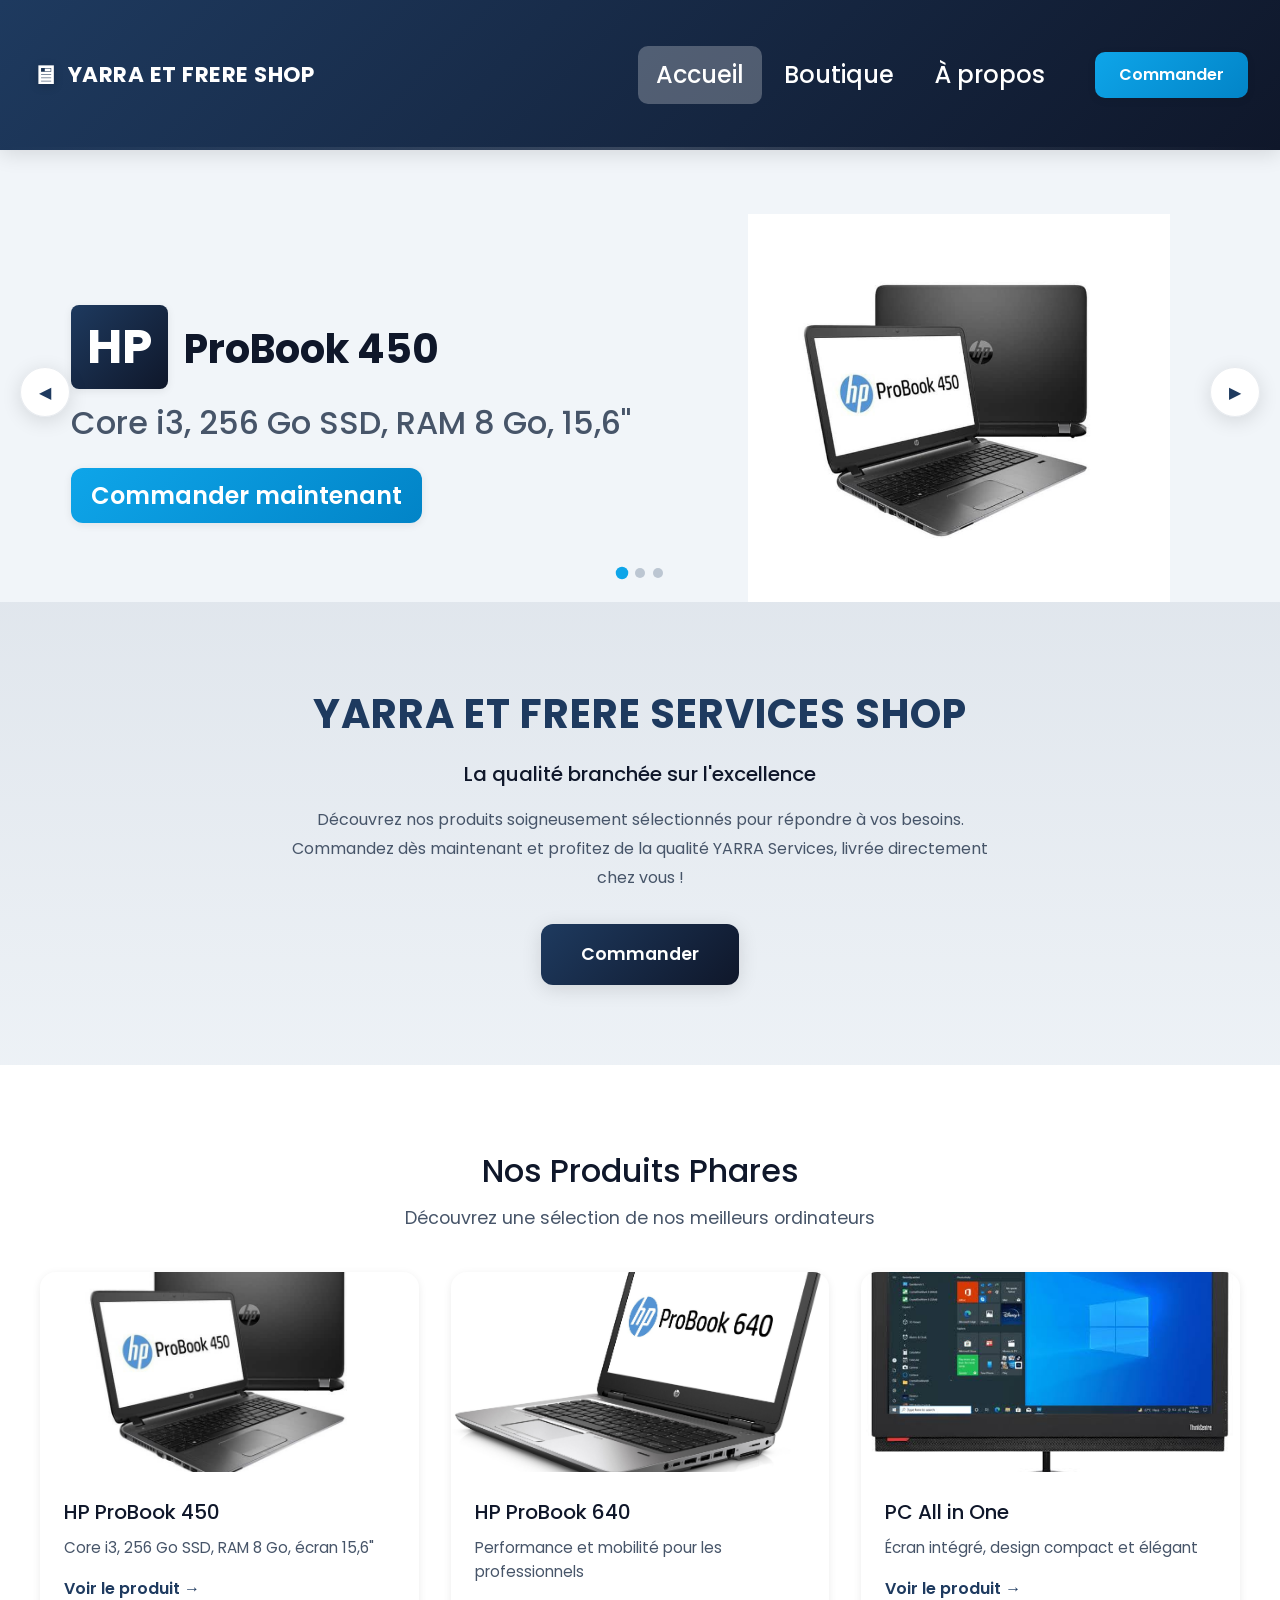
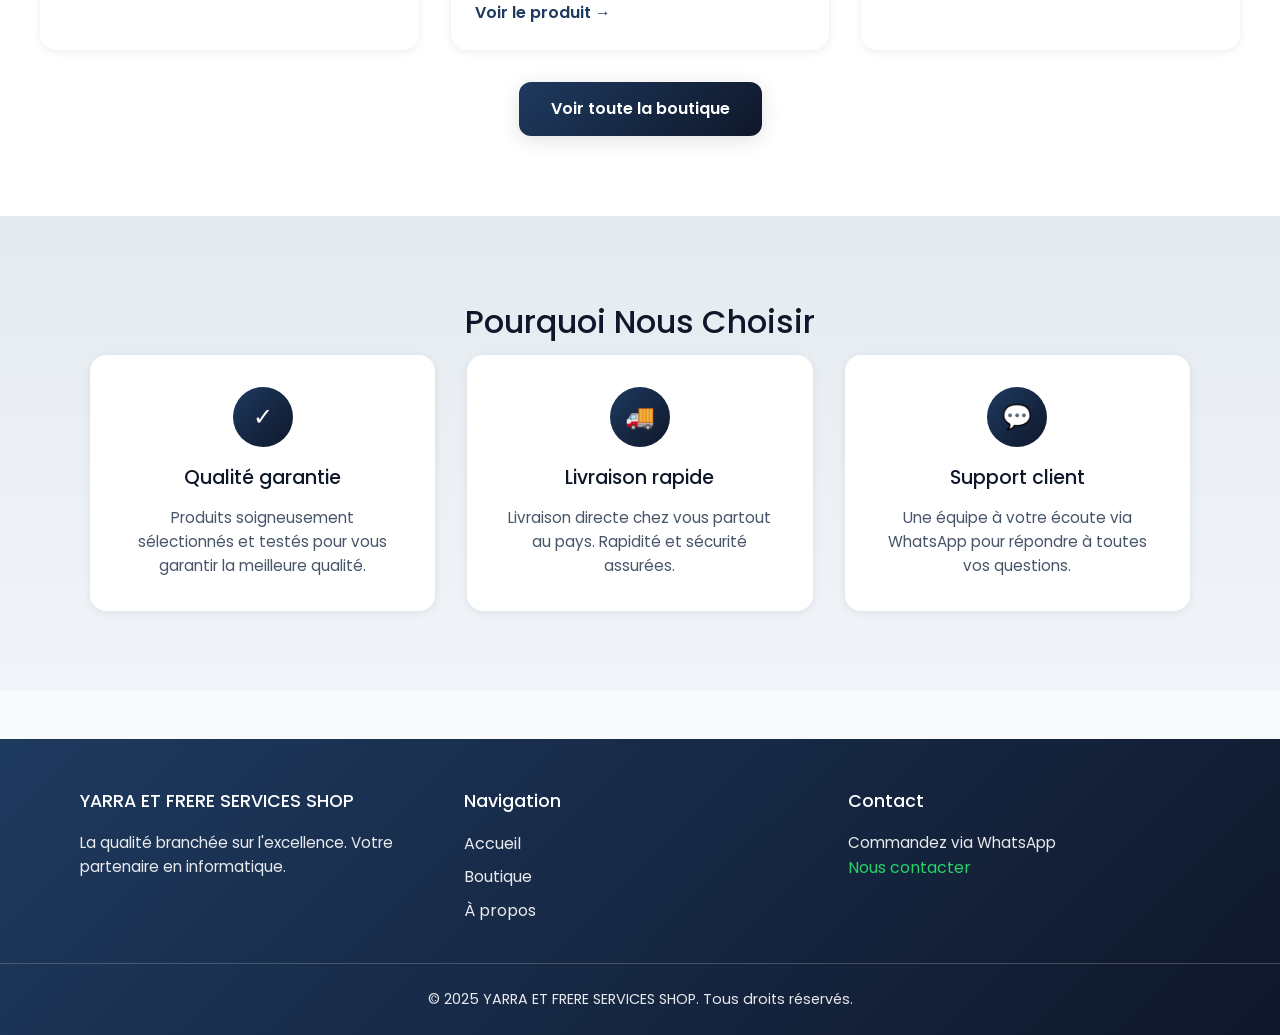
<file: index.html>
<!DOCTYPE html>
<html lang="fr">
<head>
    <meta charset="UTF-8">
    <meta http-equiv="X-UA-Compatible" content="IE=edge">
    <meta name="viewport" content="width=device-width, initial-scale=1.0">
    <title>Accueil | Electronique shop</title>

    <!--Link style  -->
    <link rel="stylesheet" href="./css/styles.css">
</head>
<body>
    <!-- HEADER -->
    <header class="header" id="header">
        <a href="index.html" class="logo">
            <span class="logo__icon">🖥</span>
            <span class="logo__text">YARRA ET FRERE SHOP</span>
        </a>

        <nav class="nav">
            <div class="nav__menu">
                <ul class="nav__list">
                    <li class="nav__item"><a href="index.html" class="nav__link active">Accueil</a></li>
                    <li class="nav__item"><a href="./pages/shop.html" class="nav__link">Boutique</a></li>
                    <li class="nav__item"><a href="./pages/about.html" class="nav__link">À propos</a></li>
                </ul>
                <a href="./pages/shop.html" class="header__cta">Commander</a>
            </div>

            <button class="nav__toggle" id="nav-toggle" aria-label="Menu">
                <span></span>
                <span></span>
                <span></span>
            </button>
        </nav>

        <div class="nav__overlay" id="nav-overlay"></div>
    </header>

    <main>
        <!-- SECTION HERO -->
        <section class="hero">
            <div class="hero-content">
                <!-- Slides -->
                <div class="slider">
                    <div class="cont-slides">
                        <!-- FIRST SLIDE -->
                        <div class="first__slide">
                            <div class="content active">
                                <div class="content__1">
                                    <div class="info">
                                        <h2><span>HP</span> ProBook 450</h2>
                                        <p>Core i3, 256 Go SSD, RAM 8 Go, 15,6"</p>
                                        <!-- CTA -->
                                        <a href="./pages/shop.html" class="cta-link">
                                            <button class="cta">Commander maintenant</button>
                                        </a>
                                    </div>
                                    <img src="./images/HP/44.png" alt="HP ProBook 450">
                                </div>
                            </div>
                        </div>
                        <!-- SECOND SLIDE -->
                        <div class="second__slide">
                            <div class="content">
                                <div class="content__2">
                                    <div class="info">
                                        <h2><span>HP</span> ProBook 640 G1</h2>
                                        <p>Core i3, 256 Go SSD, RAM 8 Go, 15,6"</p>
                                        <!-- CTA -->
                                        <a href="./pages/shop.html" class="cta-link">
                                            <button class="cta">Commander maintenant</button>
                                        </a>
                                    </div>
                                    <img src="./images/HP/39.png" alt="HP ProBook 640 G1">
                                </div>
                            </div>
                        </div>
                        <!-- THIRD SLIDE -->
                        <div class="third__slide">
                            <div class="content">
                                <div class="content__3">
                                    <div class="info">
                                        <h2><span>ALL in ONE</span></h2>
                                        <p>Core i3, 256 Go SSD, RAM 8 Go</p>
                                        <!-- CTA -->
                                        <a href="./pages/shop.html" class="cta-link">
                                            <button class="cta">Commander maintenant</button>
                                        </a>
                                    </div>
                                    <img src="./images/all_in_one/36.png" alt="PC All in One">
                                </div>
                            </div>
                        </div>
                    </div>
                    <!-- COMMANDE BUTTONS -->
                    <div class="commandes">
                        <button class="left" aria-label="Slide précédent">◀</button>
                        <button class="right" aria-label="Slide suivant">▶</button>
                    </div>
                    <!-- INDICATEURS -->
                    <div class="slider-dots">
                        <button class="slider-dot active" data-slide="0" aria-label="Slide 1"></button>
                        <button class="slider-dot" data-slide="1" aria-label="Slide 2"></button>
                        <button class="slider-dot" data-slide="2" aria-label="Slide 3"></button>
                    </div>
                </div>
            </div>
        </section>

        <!--=============== BANNIÈRE ===============-->
        <section class="baniere">
            <h1 class="title">YARRA ET FRERE SERVICES SHOP</h1>
            <p class="para1">La qualité branchée sur l'excellence</p>
            <p class="para2">
                Découvrez nos produits soigneusement sélectionnés pour répondre à vos besoins.
                Commandez dès maintenant et profitez de la qualité YARRA Services, livrée directement chez vous !
            </p>
            <!-- Corrigé : plus de <button> autour d'un <a> -->
            <a href="./pages/shop.html" class="btn">Commander</a>
        </section>

        <!-- PRODUITS PHARES -->
        <section class="featured">
            <h2 class="section-title">Nos Produits Phares</h2>
            <p class="section-subtitle">Découvrez une sélection de nos meilleurs ordinateurs</p>
            <div class="featured-grid">
                <article class="featured-card">
                    <div class="featured-img">
                        <img src="./images/HP/450/2.jpg" alt="HP ProBook 450">
                    </div>
                    <div class="featured-info">
                        <h3>HP ProBook 450</h3>
                        <p>Core i3, 256 Go SSD, RAM 8 Go, écran 15,6"</p>
                        <a href="./pages/shop.html" class="featured-link">Voir le produit →</a>
                    </div>
                </article>
                <article class="featured-card">
                    <div class="featured-img">
                        <img src="./images/HP/640/1.jpg" alt="HP ProBook 640">
                    </div>
                    <div class="featured-info">
                        <h3>HP ProBook 640</h3>
                        <p>Performance et mobilité pour les professionnels</p>
                        <a href="./pages/shop.html" class="featured-link">Voir le produit →</a>
                    </div>
                </article>
                <article class="featured-card">
                    <div class="featured-img">
                        <img src="./images/all_in_one/31.png" alt="PC All in One">
                    </div>
                    <div class="featured-info">
                        <h3>PC All in One</h3>
                        <p>Écran intégré, design compact et élégant</p>
                        <a href="./pages/shop.html" class="featured-link">Voir le produit →</a>
                    </div>
                </article>
            </div>
            <a href="./pages/shop.html" class="btn-featured">Voir toute la boutique</a>
        </section>

        <!-- POURQUOI NOUS CHOISIR -->
        <section class="advantages">
            <h2 class="section-title">Pourquoi Nous Choisir</h2>
            <div class="advantages-grid">
                <div class="advantage-card">
                    <div class="advantage-icon">✓</div>
                    <h3>Qualité garantie</h3>
                    <p>Produits soigneusement sélectionnés et testés pour vous garantir la meilleure qualité.</p>
                </div>
                <div class="advantage-card">
                    <div class="advantage-icon">🚚</div>
                    <h3>Livraison rapide</h3>
                    <p>Livraison directe chez vous partout au pays. Rapidité et sécurité assurées.</p>
                </div>
                <div class="advantage-card">
                    <div class="advantage-icon">💬</div>
                    <h3>Support client</h3>
                    <p>Une équipe à votre écoute via WhatsApp pour répondre à toutes vos questions.</p>
                </div>
            </div>
        </section>
    </main>

    <!-- FOOTER -->
    <footer class="footer">
        <div class="footer-content">
            <div class="footer-col">
                <h4>YARRA ET FRERE SERVICES SHOP</h4>
                <p>La qualité branchée sur l'excellence. Votre partenaire en informatique.</p>
            </div>
            <div class="footer-col">
                <h4>Navigation</h4>
                <a href="index.html">Accueil</a>
                <a href="./pages/shop.html">Boutique</a>
                <a href="./pages/about.html">À propos</a>
            </div>
            <div class="footer-col">
                <h4>Contact</h4>
                <p>Commandez via WhatsApp</p>
                <a href="https://wa.me/242053797474" target="_blank" rel="noopener" class="footer-whatsapp">Nous contacter</a>
            </div>
        </div>
        <div class="footer-bottom">
            <p>© 2025 YARRA ET FRERE SERVICES SHOP. Tous droits réservés.</p>
        </div>
    </footer>

    <script>
        const slides = document.querySelectorAll('.cont-slides .content');
        const dots = document.querySelectorAll('.slider-dot');
        const next = document.querySelector('.right');
        const prev = document.querySelector('.left');
        const AUTOPLAY_DELAY = 4000; // 4 secondes entre chaque slide
        let index = 0;
        let autoplayTimer = null;

        function goToSlide(i) {
            slides[index].classList.remove('active');
            dots[index].classList.remove('active');
            index = i;
            slides[index].classList.add('active');
            dots[index].classList.add('active');
        }

        function nextSlide() {
            goToSlide(index >= slides.length - 1 ? 0 : index + 1);
        }

        function prevSlide() {
            goToSlide(index <= 0 ? slides.length - 1 : index - 1);
        }

        // Autoplay : redémarre le timer à chaque interaction manuelle
        function startAutoplay() {
            stopAutoplay();
            autoplayTimer = setInterval(nextSlide, AUTOPLAY_DELAY);
        }

        function stopAutoplay() {
            if (autoplayTimer) {
                clearInterval(autoplayTimer);
                autoplayTimer = null;
            }
        }

        prev.addEventListener('click', () => { prevSlide(); startAutoplay(); });
        next.addEventListener('click', () => { nextSlide(); startAutoplay(); });

        dots.forEach((dot, i) => {
            dot.addEventListener('click', () => { goToSlide(i); startAutoplay(); });
        });

        // Pause au survol du slider
        const slider = document.querySelector('.slider');
        slider.addEventListener('mouseenter', stopAutoplay);
        slider.addEventListener('mouseleave', startAutoplay);

        // Pause quand l'onglet est caché
        document.addEventListener('visibilitychange', () => {
            document.hidden ? stopAutoplay() : startAutoplay();
        });

        // Lancement au chargement
        startAutoplay();
    </script>
    <script src="./js/nav.js"></script>
</body>
</html>
</file>
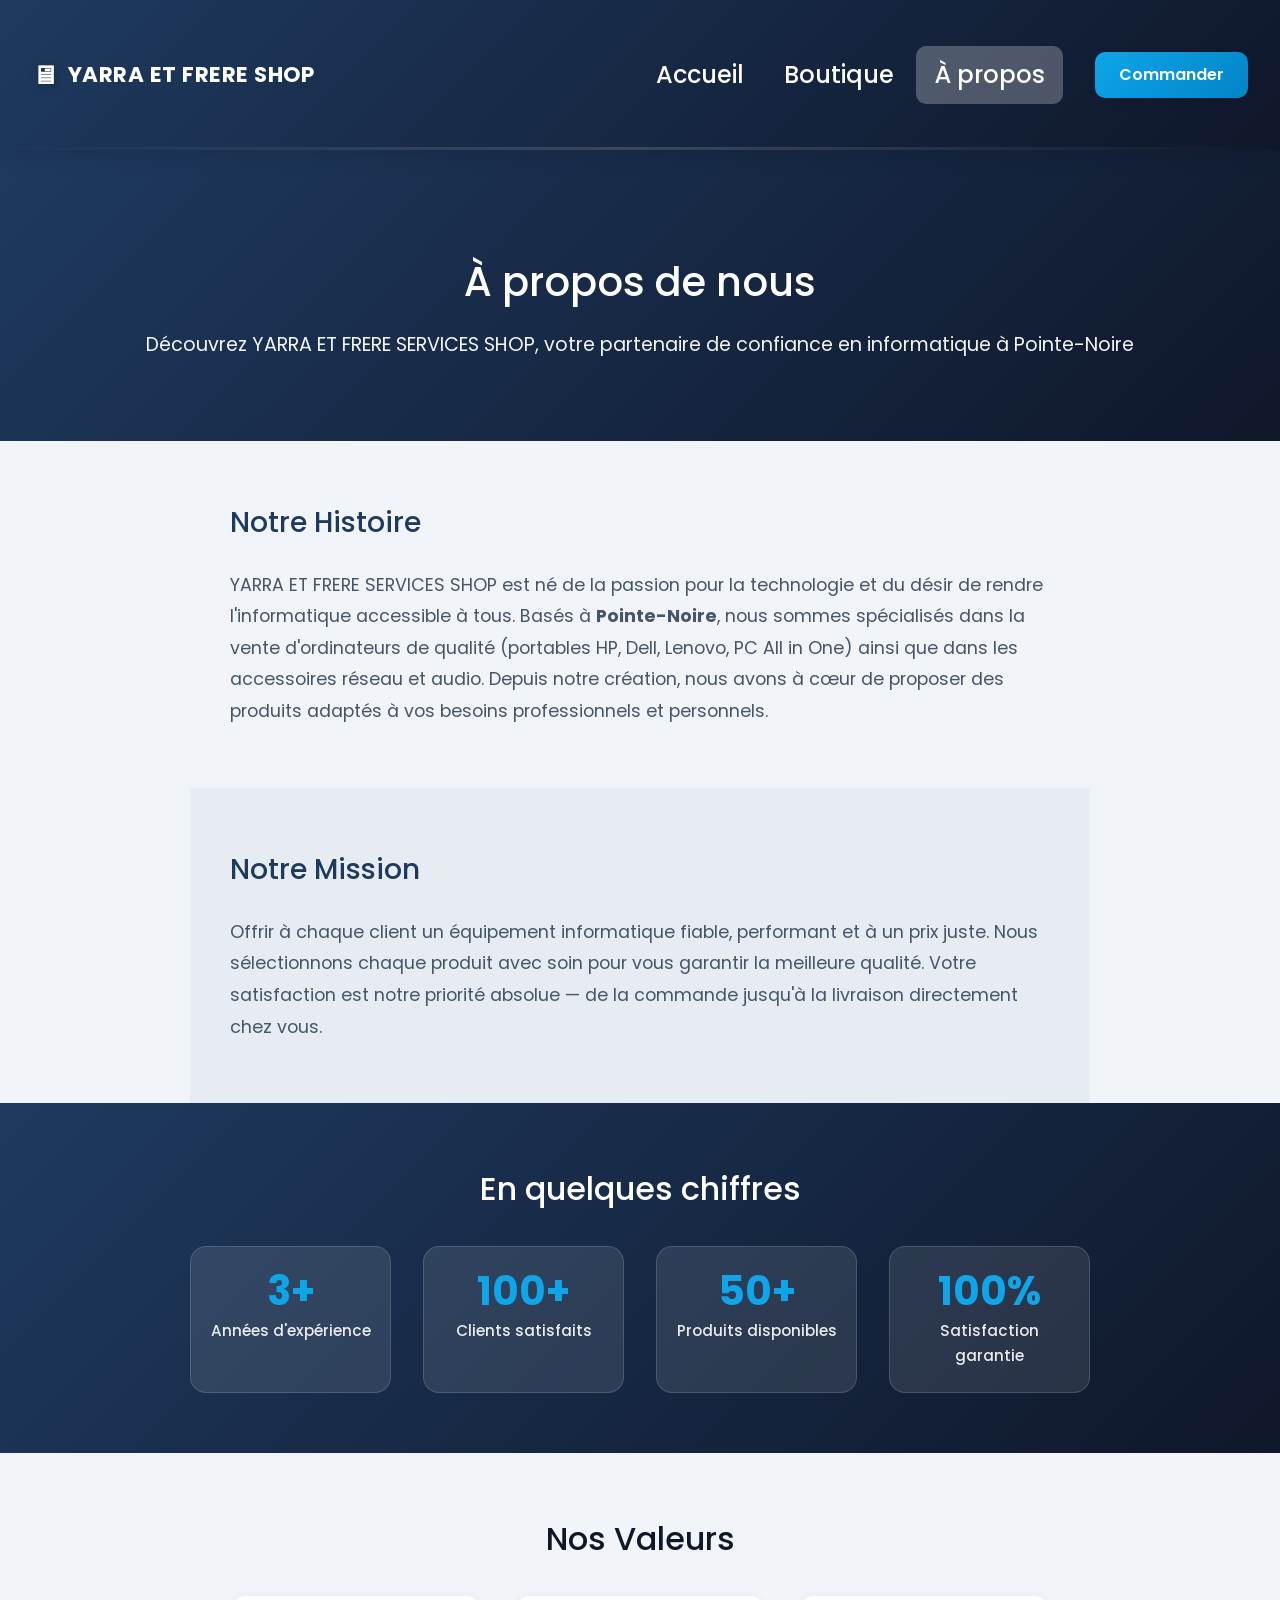
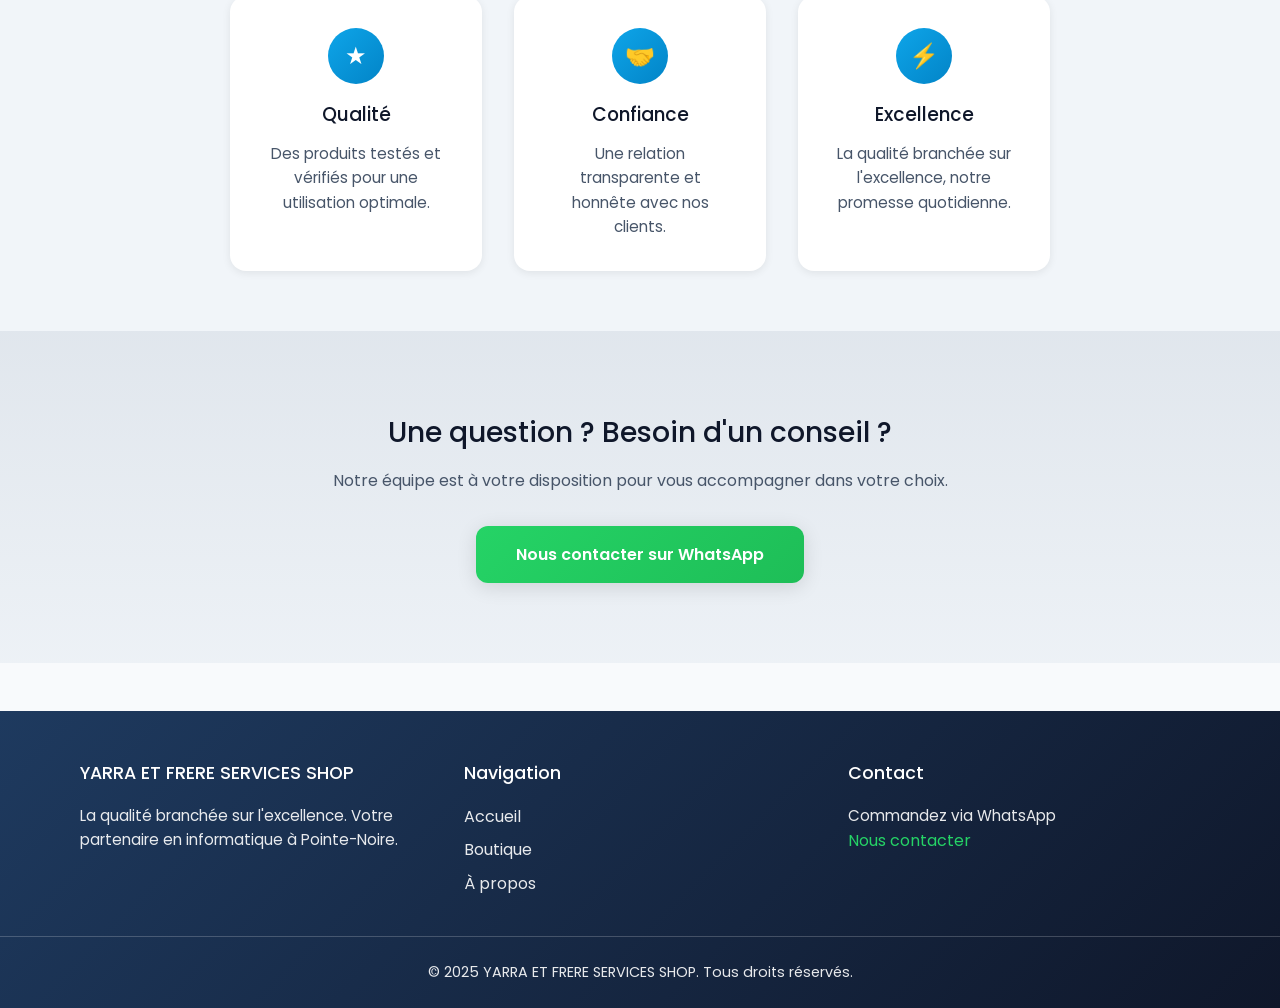
<file: pages/about.html>
<!DOCTYPE html>
<html lang="fr">
<head>
    <meta charset="UTF-8">
    <meta http-equiv="X-UA-Compatible" content="IE=edge">
    <meta name="viewport" content="width=device-width, initial-scale=1.0">
    <title>À propos | YARRA ET FRERE SERVICES SHOP</title>
    <link rel="stylesheet" href="../css/styles.css">
</head>
<body>
    <header class="header" id="header">
        <a href="../index.html" class="logo">
            <span class="logo__icon">🖥</span>
            <span class="logo__text">YARRA ET FRERE SHOP</span>
        </a>

        <nav class="nav">
            <div class="nav__menu">
                <ul class="nav__list">
                    <li class="nav__item"><a href="../index.html" class="nav__link">Accueil</a></li>
                    <li class="nav__item"><a href="./shop.html" class="nav__link">Boutique</a></li>
                    <li class="nav__item"><a href="./about.html" class="nav__link active">À propos</a></li>
                </ul>
                <a href="./shop.html" class="header__cta">Commander</a>
            </div>

            <button class="nav__toggle" id="nav-toggle" aria-label="Menu">
                <span></span>
                <span></span>
                <span></span>
            </button>
        </nav>

        <div class="nav__overlay" id="nav-overlay"></div>
    </header>

    <main>
        <!-- HERO À PROPOS -->
        <section class="about-hero">
            <h1>À propos de nous</h1>
            <p>Découvrez YARRA ET FRERE SERVICES SHOP, votre partenaire de confiance en informatique à Pointe-Noire</p>
        </section>

        <!-- NOTRE HISTOIRE -->
        <section class="about-section">
            <div class="about-content">
                <h2>Notre Histoire</h2>
                <p>
                    YARRA ET FRERE SERVICES SHOP est né de la passion pour la technologie et du désir de rendre l'informatique accessible à tous.
                    Basés à <strong>Pointe-Noire</strong>, nous sommes spécialisés dans la vente d'ordinateurs de qualité (portables HP, Dell, Lenovo, PC All in One)
                    ainsi que dans les accessoires réseau et audio. Depuis notre création, nous avons à cœur de proposer
                    des produits adaptés à vos besoins professionnels et personnels.
                </p>
            </div>
        </section>

        <!-- NOTRE MISSION -->
        <section class="about-section about-section--alt">
            <div class="about-content">
                <h2>Notre Mission</h2>
                <p>
                    Offrir à chaque client un équipement informatique fiable, performant et à un prix juste.
                    Nous sélectionnons chaque produit avec soin pour vous garantir la meilleure qualité.
                    Votre satisfaction est notre priorité absolue — de la commande jusqu'à la livraison directement chez vous.
                </p>
            </div>
        </section>

        <!-- CHIFFRES CLÉS -->
        <section class="about-section about-stats">
            <h2 class="section-title">En quelques chiffres</h2>
            <div class="stats-grid">
                <div class="stat-card">
                    <div class="stat-number">3+</div>
                    <div class="stat-label">Années d'expérience</div>
                </div>
                <div class="stat-card">
                    <div class="stat-number">100+</div>
                    <div class="stat-label">Clients satisfaits</div>
                </div>
                <div class="stat-card">
                    <div class="stat-number">50+</div>
                    <div class="stat-label">Produits disponibles</div>
                </div>
                <div class="stat-card">
                    <div class="stat-number">100%</div>
                    <div class="stat-label">Satisfaction garantie</div>
                </div>
            </div>
        </section>

        <!-- NOS VALEURS -->
        <section class="about-section">
            <h2 class="section-title">Nos Valeurs</h2>
            <div class="values-grid">
                <div class="value-card">
                    <div class="value-icon">★</div>
                    <h3>Qualité</h3>
                    <p>Des produits testés et vérifiés pour une utilisation optimale.</p>
                </div>
                <div class="value-card">
                    <div class="value-icon">🤝</div>
                    <h3>Confiance</h3>
                    <p>Une relation transparente et honnête avec nos clients.</p>
                </div>
                <div class="value-card">
                    <div class="value-icon">⚡</div>
                    <h3>Excellence</h3>
                    <p>La qualité branchée sur l'excellence, notre promesse quotidienne.</p>
                </div>
            </div>
        </section>

        <!-- CONTACT CTA -->
        <section class="about-cta">
            <h2>Une question ? Besoin d'un conseil ?</h2>
            <p>Notre équipe est à votre disposition pour vous accompagner dans votre choix.</p>
            <a href="https://wa.me/242053797474" target="_blank" rel="noopener" class="btn-about">
                 Nous contacter sur WhatsApp
            </a>
        </section>
    </main>

    <!-- FOOTER -->
    <footer class="footer">
        <div class="footer-content">
            <div class="footer-col">
                <h4>YARRA ET FRERE SERVICES SHOP</h4>
                <p>La qualité branchée sur l'excellence. Votre partenaire en informatique à Pointe-Noire.</p>
            </div>
            <div class="footer-col">
                <h4>Navigation</h4>
                <a href="../index.html">Accueil</a>
                <a href="./shop.html">Boutique</a>
                <a href="./about.html">À propos</a>
            </div>
            <div class="footer-col">
                <h4>Contact</h4>
                <p>Commandez via WhatsApp</p>
                <a href="https://wa.me/2250000000000" target="_blank" rel="noopener" class="footer-whatsapp"> Nous contacter</a>
            </div>
        </div>
        <div class="footer-bottom">
            <p>© 2025 YARRA ET FRERE SERVICES SHOP. Tous droits réservés.</p>
        </div>
    </footer>

    <script src="../js/nav.js"></script>
</body>
</html>
</file>
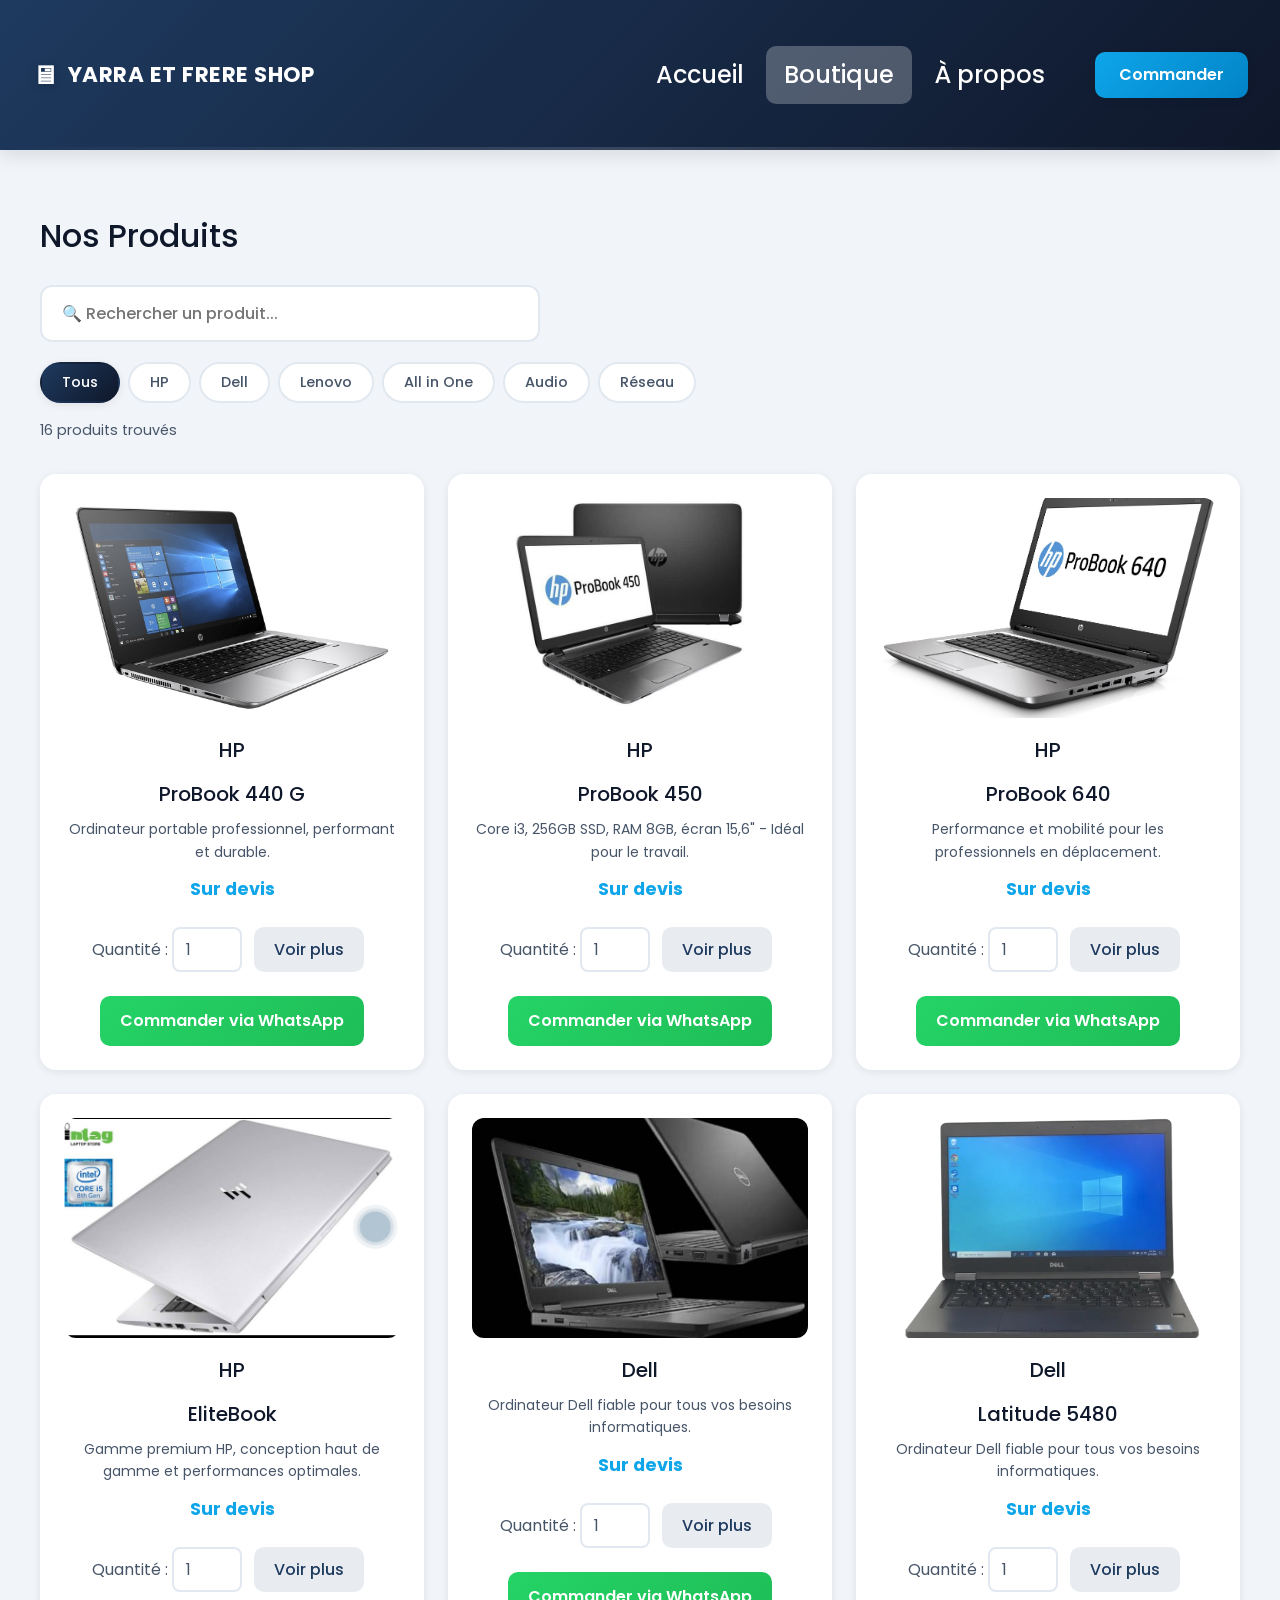
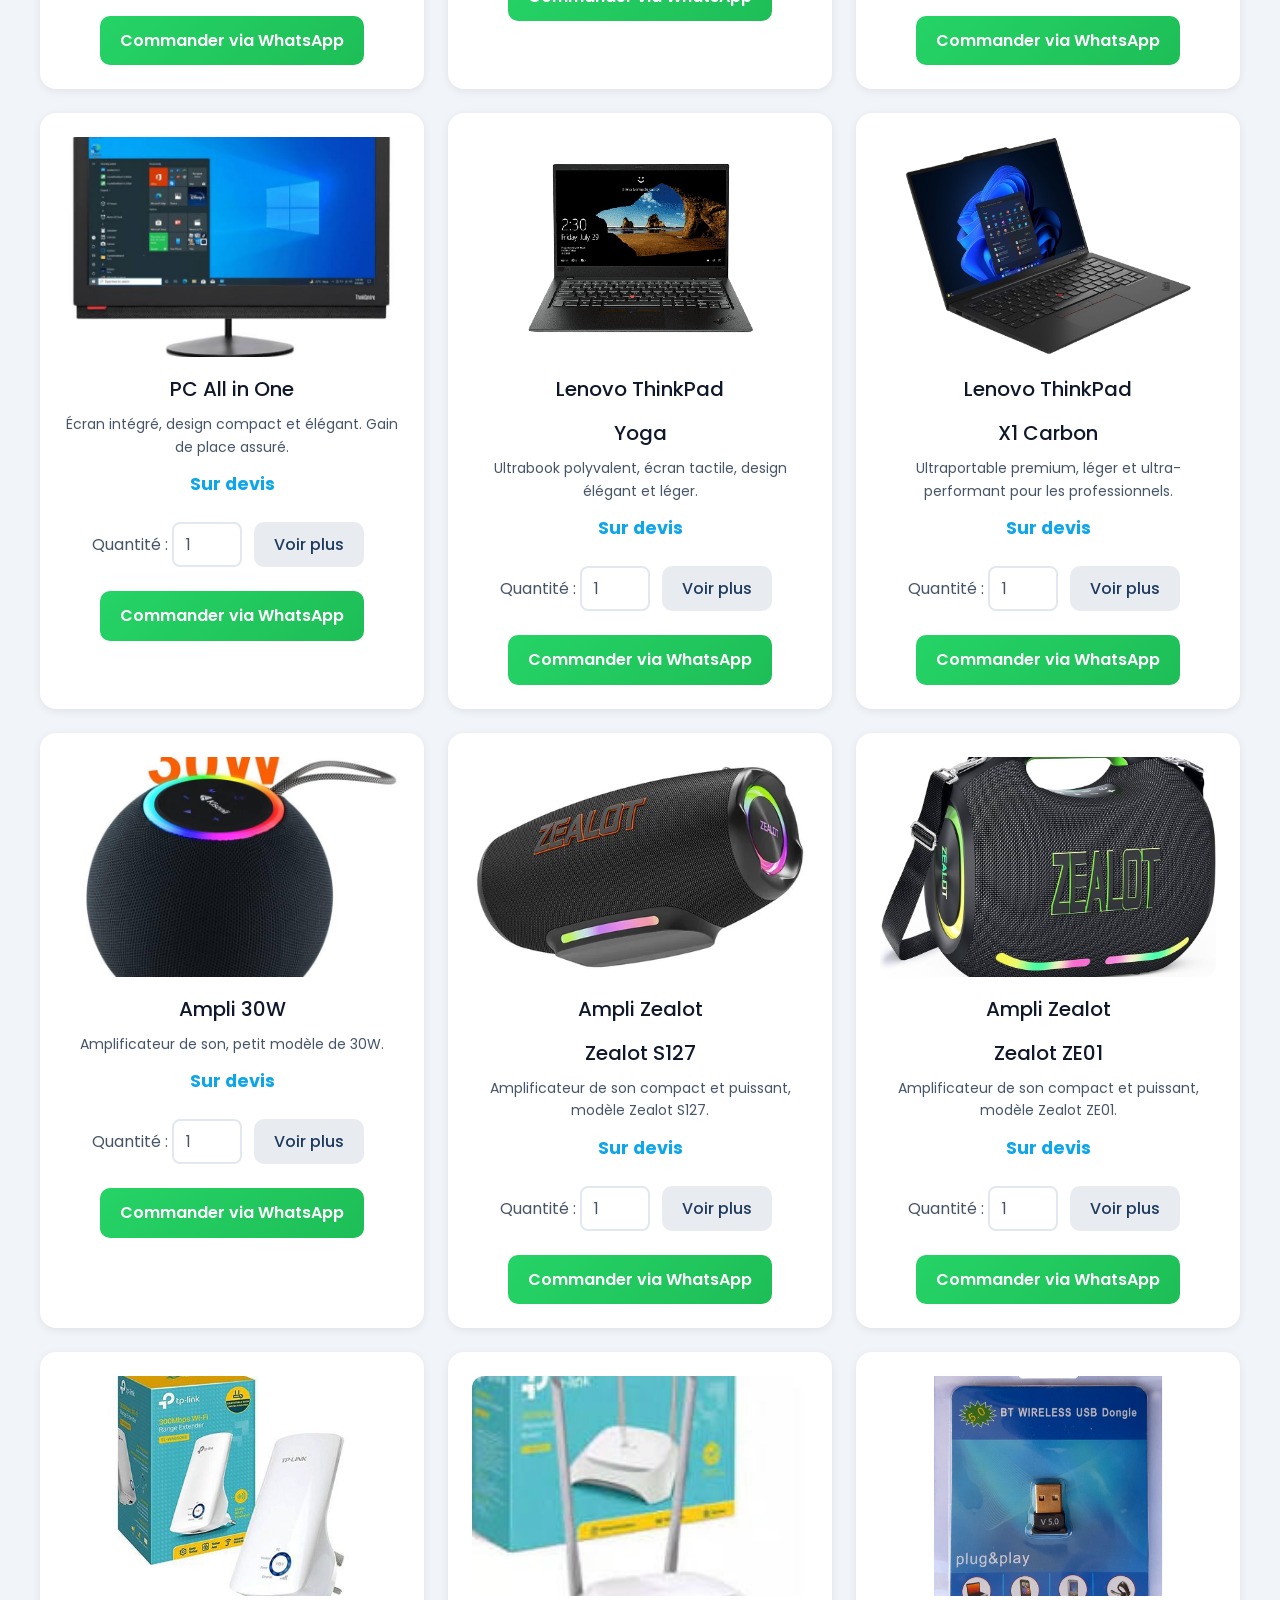
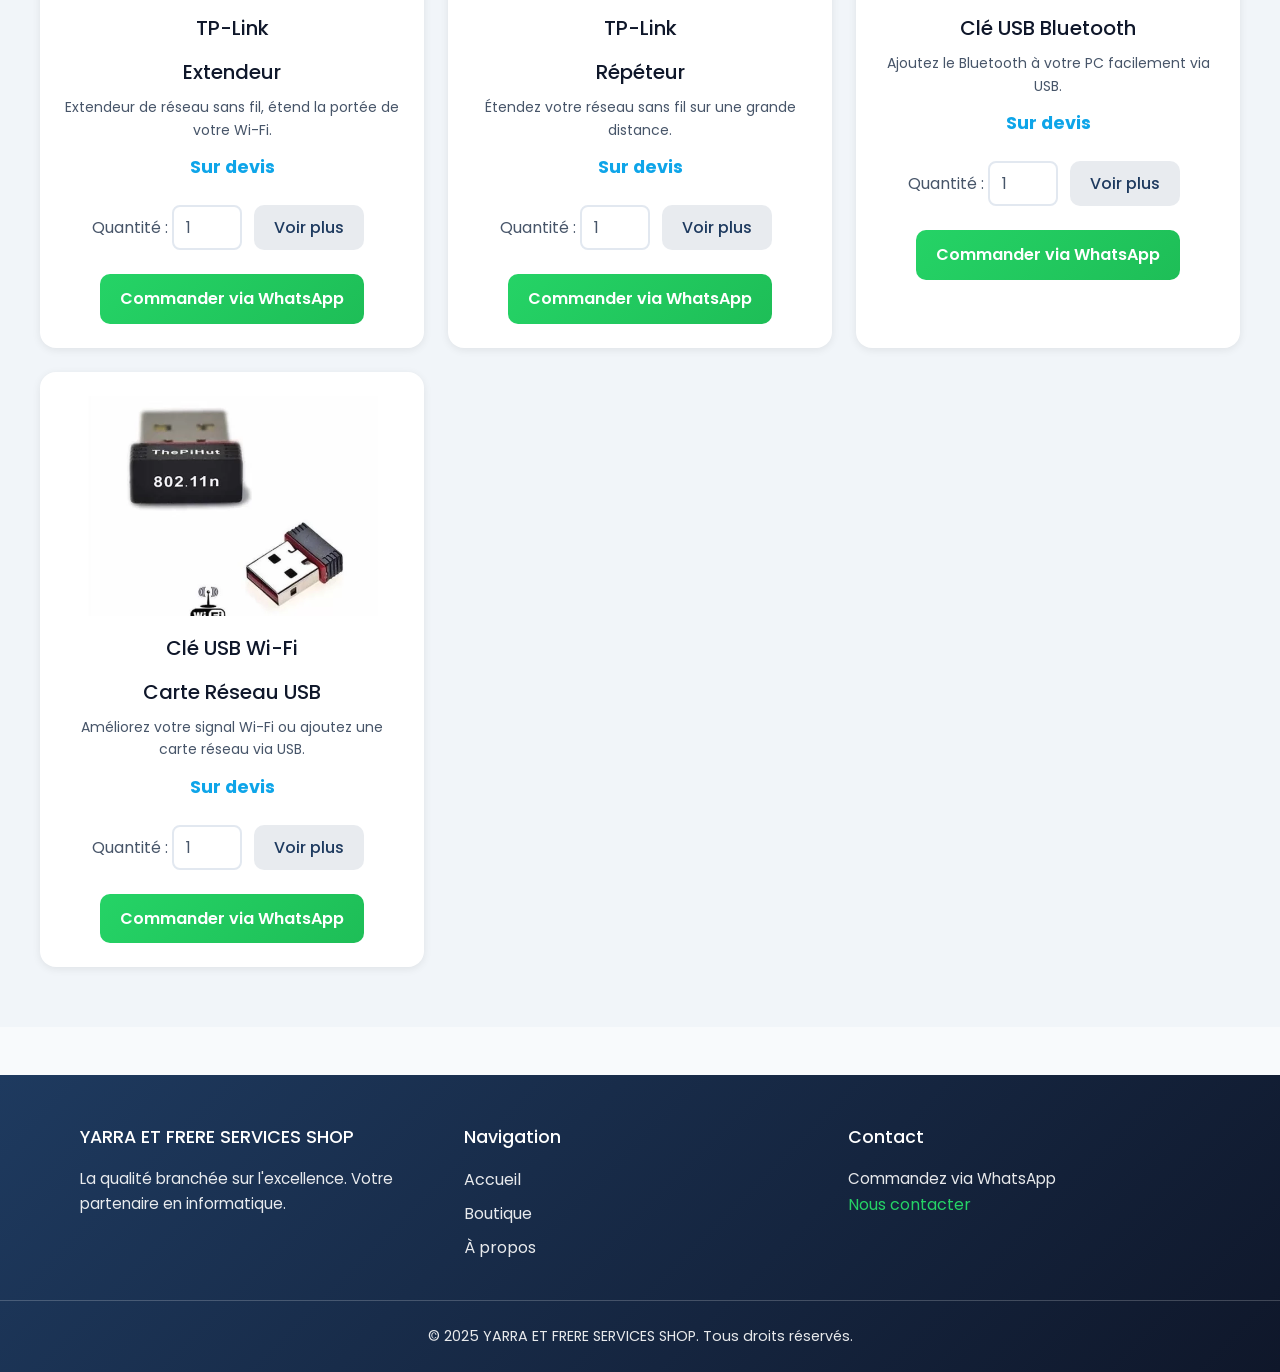
<file: pages/shop.html>
<!DOCTYPE html>
<html lang="fr">
<head>
    <meta charset="UTF-8">
    <meta http-equiv="X-UA-Compatible" content="IE=edge">
    <meta name="viewport" content="width=device-width, initial-scale=1.0">
    <title>Boutique | Electronique Shop</title>

    <!--Link style  -->
    <link rel="stylesheet" href="../css/styles.css">
</head>
<body>
    <main>
        <header class="header" id="header">
            <a href="../index.html" class="logo">
                <span class="logo__icon">🖥</span>
                <span class="logo__text">YARRA ET FRERE SHOP</span>
            </a>

            <nav class="nav">
                <div class="nav__menu">
                    <ul class="nav__list">
                        <li class="nav__item"><a href="../index.html" class="nav__link">Accueil</a></li>
                        <li class="nav__item"><a href="./shop.html" class="nav__link active">Boutique</a></li>
                        <li class="nav__item"><a href="./about.html" class="nav__link">À propos</a></li>
                    </ul>
                    <a href="./shop.html" class="header__cta">Commander</a>
                </div>

                <button class="nav__toggle" id="nav-toggle" aria-label="Menu">
                    <span></span>
                    <span></span>
                    <span></span>
                </button>
            </nav>

            <div class="nav__overlay" id="nav-overlay"></div>
        </header>

        <!-- Modal Section -->
        <section class="modal hidden" id="modal">
            <div class="modal__content modal__content--product">
                <span class="close__btn" id="closeModalBtn">&times;</span>
                <h2 id="modal__title"></h2>
                <div class="modal__gallery">
                    <div class="modal__main-image" id="modal__main-image"></div>
                    <div class="modal__thumbnails" id="modal__thumbnails"></div>
                </div>
                <p class="modal__description" id="modal__description"></p>
                <div class="modal__quantity">
                    <label>Quantité :</label>
                    <input type="number" min="1" value="1" id="modalQty">
                </div>
                <div class="modal__actions">
                    <a href="#" class="btn-order modal__whatsapp" id="modalWhatsappBtn" target="_blank" rel="noopener">
                        📱 Commander via WhatsApp
                    </a>
                </div>
            </div>
        </section>

        <!-- Product section -->
        <section class="product">
            <div class="product__header">
                <h1>Nos Produits</h1>

                <!-- Barre de recherche -->
                <div class="search__input">
                    <input
                        type="text"
                        id="searchInput"
                        placeholder="🔍 Rechercher un produit..."
                        autocomplete="off"
                    >
                </div>

                <!-- Filtres par catégorie -->
                <div class="filter-bar" id="filterBar">
                    <button class="filter-btn active" data-category="tous">Tous</button>
                    <button class="filter-btn" data-category="hp">HP</button>
                    <button class="filter-btn" data-category="dell">Dell</button>
                    <button class="filter-btn" data-category="lenovo">Lenovo</button>
                    <button class="filter-btn" data-category="all-in-one">All in One</button>
                    <button class="filter-btn" data-category="audio">Audio</button>
                    <button class="filter-btn" data-category="reseau">Réseau</button>
                </div>

                <!-- Compteur de résultats -->
                <p class="results-count" id="resultsCount"></p>
            </div>

            <!-- Message aucun résultat -->
            <div class="no-results hidden" id="noResults">
                <span>😕</span>
                <p>Aucun produit trouvé</p>
                <small>Essayez un autre mot-clé ou une autre catégorie</small>
            </div>

            <!-- Grille produits -->
            <div id="product-container" class="product-container"></div>
        </section>
    </main>

    <!-- FOOTER -->
    <footer class="footer">
        <div class="footer-content">
            <div class="footer-col">
                <h4>YARRA ET FRERE SERVICES SHOP</h4>
                <p>La qualité branchée sur l'excellence. Votre partenaire en informatique.</p>
            </div>
            <div class="footer-col">
                <h4>Navigation</h4>
                <a href="../index.html">Accueil</a>
                <a href="./shop.html">Boutique</a>
                <a href="./about.html">À propos</a>
            </div>
            <div class="footer-col">
                <h4>Contact</h4>
                <p>Commandez via WhatsApp</p>
                <a href="https://wa.me/242053797474" target="_blank" rel="noopener" class="footer-whatsapp">Nous contacter</a>
            </div>
        </div>
        <div class="footer-bottom">
            <p>© 2025 YARRA ET FRERE SERVICES SHOP. Tous droits réservés.</p>
        </div>
    </footer>

    <script src="../js/nav.js"></script>
    <script src="../js/data.js"></script>
    <script src="../js/main.js"></script>
</body>
</html>
</file>
<file: css/styles.css>
/* =========================================================
   VARIABLES & TYPOGRAPHIE RESPONSIVE
========================================================= */

@import url('https://fonts.googleapis.com/css2?family=Poppins:wght@400;500;600;700&display=swap');

:root {
    --body-font: "Poppins", sans-serif;
    --body-color: #fff;
    --text-color: #475569;
    --title-color: #0f172a;
    --primary: #1e3a5f;
    --primary-dark: #0f172a;
    --accent: #0ea5e9;
    --accent-dark: #0284c7;
    --whatsapp: #25D366;
    --whatsapp-dark: #1ebe57;
    --red: #dc2626;

    --biggest-font-size: 3rem;
    --h1-font-size: 2rem;
    --h2-font-size: 1.5rem;
    --h3-font-size: 1.25rem;
    --normal-font-size: 1rem;
    --small-font-size: 0.875rem;
    --smaller-font-size: 0.75rem;

    --font-medium: 500;
    --font-bold: 700;

    --transition: all 0.3s cubic-bezier(0.4, 0, 0.2, 1);
    --transition-slow: all 0.5s cubic-bezier(0.4, 0, 0.2, 1);
    --shadow-sm: 0 2px 8px rgba(0, 0, 0, 0.08);
    --shadow-md: 0 4px 20px rgba(0, 0, 0, 0.12);
    --shadow-lg: 0 8px 40px rgba(0, 0, 0, 0.15);
}

/* =========================================================
   ANIMATIONS
========================================================= */

@keyframes fadeIn {
    from { opacity: 0; transform: translateY(15px); }
    to { opacity: 1; transform: translateY(0); }
}

@keyframes fadeInUp {
    from { opacity: 0; transform: translateY(30px); }
    to { opacity: 1; transform: translateY(0); }
}

@keyframes fadeInScale {
    from { opacity: 0; transform: scale(0.95); }
    to { opacity: 1; transform: scale(1); }
}

@keyframes slideIn {
    from { opacity: 0; transform: translateX(-20px); }
    to { opacity: 1; transform: translateX(0); }
}

@keyframes pulse {
    0%, 100% { transform: scale(1); }
    50% { transform: scale(1.02); }
}

@keyframes shimmer {
    0% { background-position: -200% 0; }
    100% { background-position: 200% 0; }
}

/* =========================================================
   RESET DE BASE
========================================================= */

* {
    box-sizing: border-box;
    margin: 0;
    padding: 0;
}

html {
    scroll-behavior: smooth;
}

body,
button,
input {
    font-family: var(--body-font);
    font-size: var(--normal-font-size);
    color: var(--text-color);
}

body {
    background-color: #f8fafc;
    color: var(--text-color);
    line-height: 1.6;
    overflow-x: hidden;
}

h1, h2, h3, h4 {
    color: var(--title-color);
    font-weight: var(--font-medium);
}

ul { list-style: none; }
a { text-decoration: none; color: inherit; }
img { max-width: 100%; height: auto; display: block; }
.nav__link { display: inline-block; }

button,
input {
    border: none;
    outline: none;
    cursor: pointer;
}

/* =========================================================
   HEADER & NAVIGATION
========================================================= */

.header {
    position: sticky;
    top: 0;
    background: linear-gradient(135deg, var(--primary) 0%, var(--primary-dark) 100%);
    color: var(--body-color);
    padding: 0 clamp(1rem, 4vw, 2rem);
    display: flex;
    justify-content: space-between;
    align-items: center;
    z-index: 1000;
    min-height: 150px;
    box-shadow: var(--shadow-md);
    transition: var(--transition);
}

.header::after {
    content: '';
    position: absolute;
    bottom: 0;
    left: 0;
    right: 0;
    height: 3px;
    background: linear-gradient(90deg, transparent, rgba(255,255,255,0.3), transparent);
    opacity: 0.5;
}

/* LOGO */
.logo {
    display: flex;
    align-items: center;
    gap: 0.6rem;
    font-weight: 700;
    font-size: 1.35rem;
    color: white;
    transition: var(--transition);
    min-width: 0; /* permet la troncature */
}

.logo:hover {
    transform: scale(1.02);
}

.logo__icon {
    font-size: 1.6rem;
    filter: drop-shadow(0 2px 4px rgba(0,0,0,0.2));
    flex-shrink: 0;
}

.logo__text {
    letter-spacing: 0.5px;
    white-space: nowrap;
    overflow: hidden;
    text-overflow: ellipsis;
}

/* NAV */
.nav {
    display: flex;
    align-items: center;
    gap: 2rem;
}

.nav__menu {
    display: flex;
    align-items: center;
    gap: 2rem;
}

.nav__list {
    display: flex;
    align-items: center;
    gap: 0.25rem;
}

.nav__link {
    padding: 10px 18px;
    font-weight: 500;
    font-size: 1.5rem;
    border-radius: 10px;
    transition: var(--transition);
}

.nav__link:hover {
    background: rgba(255, 255, 255, 0.2);
    color: white;
}

.nav__link.active {
    background: rgba(255, 255, 255, 0.25);
}

/* CTA Button */
.header__cta {
    padding: 10px 24px;
    background: linear-gradient(135deg, var(--accent) 0%, var(--accent-dark) 100%);
    color: white !important;
    font-weight: 600;
    border-radius: 10px;
    box-shadow: var(--shadow-sm);
    transition: var(--transition);
}

.header__cta:hover {
    transform: translateY(-2px);
    box-shadow: 0 4px 15px rgba(14, 165, 233, 0.4);
}

/* Mobile Toggle - hidden on desktop */
.nav__toggle {
    display: none;
    flex-direction: column;
    justify-content: center;
    gap: 5px;
    width: 44px;
    height: 44px;
    background: rgba(255, 255, 255, 0.15);
    border-radius: 10px;
    cursor: pointer;
    transition: var(--transition);
}

.nav__toggle span {
    display: block;
    width: 22px;
    height: 2px;
    background: white;
    border-radius: 2px;
    margin: 0 auto;
    transition: var(--transition);
}

.nav__toggle:hover {
    background: rgba(255, 255, 255, 0.25);
}

.nav__toggle.active span:nth-child(1) {
    transform: translateY(7px) rotate(45deg);
}

.nav__toggle.active span:nth-child(2) {
    opacity: 0;
}

.nav__toggle.active span:nth-child(3) {
    transform: translateY(-7px) rotate(-45deg);
}

.nav__overlay {
    display: none;
    position: fixed;
    inset: 0;
    background: rgba(0, 0, 0, 0.4);
    z-index: 999;
    opacity: 0;
    transition: opacity 0.3s ease;
}

.nav__overlay.active {
    opacity: 1;
}

/* =========================================================
   HERO SECTION
========================================================= */

main {
    background-color: #f1f5f9;
    animation: fadeIn 0.6s ease-out;
}

main .hero .hero-content img {
    width: 500px;
    height: 400px;
    object-fit: contain;
    transition: var(--transition-slow);
    animation: fadeInUp 0.8s ease-out;
}

main .hero .hero-content .content.active img {
    animation: fadeInUp 0.8s ease-out;
}

main .hero .hero-content .slider .cont-slides h2 {
    font-weight: var(--font-bold);
    font-size: 2.5rem;
    color: var(--title-color);
}

main .hero .hero-content .slider .cont-slides span {
    display: inline-block;
    padding: 4px 16px;
    border-radius: 8px;
    background: linear-gradient(135deg, var(--primary) 0%, var(--primary-dark) 100%);
    color: white;
    font-size: 3rem;
    margin-right: 8px;
    box-shadow: var(--shadow-sm);
    transition: var(--transition);
}

main .hero .hero-content .slider .cont-slides span:hover {
    transform: translateY(-2px);
    box-shadow: var(--shadow-md);
}

main .hero .hero-content .slider .cont-slides p {
    font-size: 2rem;
    font-weight: var(--font-medium);
    margin-top: 0.5rem;
}

/* Style pour séparer les trois images de slides */
.content__1, .content__2, .content__3 {
    display: flex;
    align-items: center;
    justify-content: space-around;
    flex-wrap: wrap-reverse;
    gap: 2rem;
    min-height: 380px;
    padding: 2rem;
}

.content__1 .info,
.content__2 .info,
.content__3 .info {
    /* flex: 1; */
    min-width: 280px;
}

.hero {
    overflow: hidden;
}

main .hero .hero-content .slider {
    width: 100%;
    min-height: 420px;
    margin: 2rem auto 0;
    padding: 0 1rem;
    position: relative;
}

main .hero .hero-content .cont-slides {
    width: 100%;
    min-height: 420px;
    position: relative;
}

main .hero .hero-content .cont-slides .first__slide,
main .hero .hero-content .cont-slides .second__slide,
main .hero .hero-content .cont-slides .third__slide {
    position: absolute;
    top: 0;
    left: 0;
    right: 0;
    width: 100%;
    z-index: 0;
}

main .hero .hero-content .content {
    position: relative;
    width: 100%;
    opacity: 0;
    transform: translateX(20px);
    transition: opacity 0.4s ease, transform 0.4s ease;
    pointer-events: none;
    visibility: hidden;
    z-index: 0;
}

main .hero .hero-content .content.active {
    opacity: 1 !important;
    transform: translateX(0);
    pointer-events: auto;
    visibility: visible;
    z-index: 1;
}

/* SLIDE BUTTONS */
.commandes {
    position: absolute;
    top: 0;
    left: 0;
    right: 0;
    bottom: 0;
    width: 100%;
    height: 100%;
    pointer-events: none;
}

.commandes button {
    pointer-events: auto;
    position: absolute;
    width: 50px;
    height: 50px;
    border-radius: 50%;
    background: rgba(255, 255, 255, 0.95);
    color: var(--primary);
    display: flex;
    justify-content: center;
    align-items: center;
    cursor: pointer;
    font-size: 1rem;
    box-shadow: var(--shadow-md);
    transition: var(--transition);
    border: 1px solid rgba(30, 58, 95, 0.1);
}

.commandes button:hover {
    background: white;
    transform: translateY(-50%) scale(1.1);
    box-shadow: var(--shadow-lg);
}

.commandes button:active {
    transform: translateY(-50%) scale(0.95);
}

.commandes button:nth-child(1) {
    top: 50%;
    transform: translateY(-50%);
    left: 20px;
}

.commandes button:nth-child(2) {
    top: 50%;
    transform: translateY(-50%);
    right: 20px;
}

.commandes button:nth-child(2):hover {
    transform: translateY(-50%) scale(1.1);
}

/* Indicateurs slider */
.slider-dots {
    position: absolute;
    bottom: 1.5rem;
    left: 50%;
    transform: translateX(-50%);
    display: flex;
    gap: 0.5rem;
    z-index: 10;
}

.slider-dot {
    width: 10px;
    height: 10px;
    border-radius: 50%;
    background: rgba(30, 58, 95, 0.25);
    border: none;
    cursor: pointer;
    padding: 0;
    transition: var(--transition);
}

.slider-dot:hover {
    background: rgba(30, 58, 95, 0.5);
}

.slider-dot.active {
    background: var(--accent);
    transform: scale(1.25);
}

/* CTA */
.cta-link {
    display: inline-block;
    margin-top: 1.25rem;
}

.cta {
    border-radius: 12px;
    background: linear-gradient(135deg, var(--accent) 0%, var(--accent-dark) 100%);
    color: white;
    font-size: 1.50rem;
    font-weight: 600;
    transition: var(--transition);
    box-shadow: var(--shadow-sm);
    padding: 10px 20px;
}

.cta:hover {
    transform: translateY(-3px);
    box-shadow: 0 6px 20px rgba(14, 165, 233, 0.4);
}

.cta:active {
    transform: translateY(-1px);
}

/* =========================================================
   BANNER SECTION
========================================================= */

.baniere {
    padding: 80px 40px;
    text-align: center;
    background: linear-gradient(180deg, rgba(30, 58, 95, 0.08) 0%, rgba(30, 58, 95, 0.02) 100%);
    animation: fadeInUp 0.8s ease-out;
}

.baniere .title {
    font-size: 2.5rem;
    font-weight: var(--font-bold);
    color: var(--primary);
    margin-bottom: 12px;
    letter-spacing: 1px;
}

.baniere .para1 {
    font-size: 1.25rem;
    font-weight: var(--font-medium);
    color: var(--title-color);
    margin-bottom: 16px;
}

.baniere .para2 {
    max-width: 700px;
    margin: 0 auto 32px;
    font-size: 1rem;
    color: var(--text-color);
    line-height: 1.8;
}

/* Corrigé : .btn est maintenant un <a>, plus un <button> */
.baniere .btn {
    display: inline-block;
    padding: 16px 40px;
    border-radius: 12px;
    background: linear-gradient(135deg, var(--primary) 0%, var(--primary-dark) 100%);
    color: white;
    font-weight: 600;
    font-size: 1.1rem;
    transition: var(--transition);
    box-shadow: var(--shadow-md);
}

.baniere .btn:hover {
    transform: translateY(-3px);
    box-shadow: 0 8px 25px rgba(30, 58, 95, 0.4);
}

.baniere .btn:active {
    transform: translateY(-1px);
}

/* =========================================================
   SHOP PAGE
========================================================= */

/* MODAL */
.modal {
    position: fixed;
    inset: 0;
    background: rgba(0, 0, 0, 0.5);
    backdrop-filter: blur(4px);
    z-index: 2000;
    display: flex;
    align-items: center;
    justify-content: center;
    padding: 20px;
    opacity: 0;
    visibility: hidden;
    transition: opacity 0.3s ease, visibility 0.3s ease;
}

.modal:not(.hidden) {
    opacity: 1;
    visibility: visible;
}

.hidden {
    display: none !important;
}

.modal.hidden {
    display: flex !important;
    opacity: 0;
    visibility: hidden;
    pointer-events: none;
}

.modal__content {
    position: relative;
    background: white;
    padding: 32px;
    border-radius: 16px;
    box-shadow: var(--shadow-lg);
    width: 90%;
    max-width: 520px;
    z-index: 2001;
    transform: scale(0.9);
    transition: transform 0.3s cubic-bezier(0.34, 1.56, 0.64, 1);
}

.modal__content--product {
    max-width: 560px;
}

.modal:not(.hidden) .modal__content {
    transform: scale(1);
    animation: fadeInScale 0.4s ease-out;
}

/* Galerie modal produit */
.modal__gallery {
    margin: 1rem 0;
}

.modal__main-image {
    width: 100%;
    height: 280px;
    border-radius: 12px;
    overflow: hidden;
    background: #f1f5f9;
    margin-bottom: 1rem;
}

.modal__main-image img {
    width: 100%;
    height: 100%;
    object-fit: contain;
}

.modal__thumbnails {
    display: flex;
    gap: 0.5rem;
    flex-wrap: wrap;
    justify-content: center;
}

.modal__thumb {
    width: 60px;
    height: 60px;
    padding: 0;
    border: 2px solid #e2e8f0;
    border-radius: 8px;
    overflow: hidden;
    cursor: pointer;
    background: #fff;
    transition: var(--transition);
}

.modal__thumb:hover,
.modal__thumb.active {
    border-color: var(--primary);
    box-shadow: 0 0 0 2px rgba(30, 58, 95, 0.3);
}

.modal__thumb img {
    width: 100%;
    height: 100%;
    object-fit: cover;
}

.modal__description {
    color: var(--text-color);
    margin: 1rem 0;
    line-height: 1.6;
}

.modal__quantity {
    margin: 1rem 0;
}

.modal__quantity label {
    display: block;
    margin-bottom: 0.5rem;
    font-weight: 500;
}

.modal__quantity input {
    width: 80px;
    padding: 8px 12px;
    border: 2px solid #e2e8f0;
    border-radius: 8px;
    font-size: 1rem;
}

.modal__quantity input:focus {
    border-color: var(--primary);
    outline: none;
}

.modal__actions {
    margin-top: 1.5rem;
}

.modal__whatsapp {
    display: inline-flex !important;
    align-items: center;
    justify-content: center;
    gap: 8px;
}

.close__btn {
    position: absolute;
    top: 16px;
    right: 16px;
    cursor: pointer;
    font-size: 28px;
    color: var(--text-color);
    width: 40px;
    height: 40px;
    display: flex;
    align-items: center;
    justify-content: center;
    border-radius: 50%;
    transition: var(--transition);
}

.close__btn:hover {
    background: #f1f5f9;
    color: var(--title-color);
}

.btnChange {
    width: 100px;
    height: 48px;
    font-size: var(--normal-font-size);
    background: linear-gradient(135deg, var(--accent) 0%, var(--accent-dark) 100%);
    color: var(--body-color);
    border-radius: 10px;
    padding: 10px;
    margin: 4px;
    transition: var(--transition);
}

.btnChange:hover {
    transform: translateY(-2px);
    box-shadow: var(--shadow-sm);
}

/* Product section */
main .product {
    padding: 60px 40px;
    animation: fadeIn 0.6s ease-out;
}

.product__header {
    margin-bottom: 2rem;
}

main .product h1 {
    font-size: 2rem;
    margin-bottom: 24px;
    color: var(--title-color);
}

main .product .search {
    margin: 20px 0;
}

main .product .search__input {
    max-width: 500px;
    margin-bottom: 1.25rem;
}

main .product .search__input input {
    padding: 14px 20px;
    width: 100%;
    border-radius: 12px;
    border: 2px solid #e2e8f0;
    font-size: 1rem;
    font-weight: 500;
    font-family: var(--body-font);
    transition: var(--transition);
}

main .product .search__input input:focus {
    border-color: var(--primary);
    box-shadow: 0 0 0 4px rgba(30, 58, 95, 0.15);
}

/* ── Barre de filtres ──────────────────────────────────── */
.filter-bar {
    display: flex;
    flex-wrap: wrap;
    gap: 0.5rem;
    margin-bottom: 1rem;
}

.filter-btn {
    padding: 8px 20px;
    border-radius: 999px;
    border: 2px solid #e2e8f0;
    background: white;
    color: var(--text-color);
    font-family: var(--body-font);
    font-size: 0.9rem;
    font-weight: 500;
    cursor: pointer;
    transition: var(--transition);
}

.filter-btn:hover {
    border-color: var(--primary);
    color: var(--primary);
    background: rgba(30, 58, 95, 0.05);
}

.filter-btn.active {
    background: linear-gradient(135deg, var(--primary) 0%, var(--primary-dark) 100%);
    border-color: transparent;
    color: white;
    box-shadow: var(--shadow-sm);
}

/* Compteur de résultats */
.results-count {
    font-size: 0.9rem;
    color: var(--text-color);
    margin-top: 0.25rem;
    min-height: 1.2rem;
}

/* Message aucun résultat */
.no-results {
    text-align: center;
    padding: 60px 20px;
    color: var(--text-color);
}

.no-results span {
    font-size: 3rem;
    display: block;
    margin-bottom: 1rem;
}

.no-results p {
    font-size: 1.25rem;
    font-weight: 600;
    color: var(--title-color);
    margin-bottom: 0.5rem;
}

.no-results small {
    font-size: 0.95rem;
    color: var(--text-color);
}

.product-container {
    display: grid;
    grid-template-columns: repeat(auto-fit, minmax(300px, 1fr));
    gap: 24px;
    justify-content: center;
}

.product-card {
    padding: 24px;
    border-radius: 16px;
    text-align: center;
    background: white;
    box-shadow: var(--shadow-sm);
    transition: var(--transition);
    overflow: hidden;
    opacity: 0;
}

.product-card.show {
    animation: fadeInUp 0.5s ease-out forwards;
}

.product-card.show:nth-child(1) { animation-delay: 0.05s; }
.product-card.show:nth-child(2) { animation-delay: 0.1s; }
.product-card.show:nth-child(3) { animation-delay: 0.15s; }
.product-card.show:nth-child(4) { animation-delay: 0.2s; }
.product-card.show:nth-child(5) { animation-delay: 0.25s; }
.product-card.show:nth-child(6) { animation-delay: 0.3s; }

.product-container img {
    width: 100%;
    max-width: 350px;
    height: 220px;
    object-fit: cover;
    margin: 0 auto 16px;
    border-radius: 12px;
    transition: var(--transition-slow);
}

main .product-card:hover {
    transform: translateY(-10px);
    box-shadow: var(--shadow-lg);
}

main .product-card img:hover {
    transform: scale(1.05);
}

main .product .product-card h3 {
    margin: 12px 0 8px;
    font-size: 1.25rem;
}

main .product .product-card p {
    font-size: 14px;
    color: var(--text-color);
    margin-bottom: 8px;
}

main .product .product-card .price {
    font-weight: bold;
    font-size: 1.1rem;
    color: var(--accent);
    margin: 12px 0;
}

main .product .product-card input[type="number"] {
    width: 70px;
    padding: 8px 12px;
    margin: 8px 8px 8px 0;
    border: 2px solid #e2e8f0;
    border-radius: 8px;
    font-size: 1rem;
    transition: var(--transition);
}

main .product .product-card input[type="number"]:focus {
    border-color: var(--primary);
    outline: none;
}

main .product .open__modal {
    display: inline-block;
    margin: 12px 8px 12px 0;
    padding: 10px 20px;
    background: rgba(30, 58, 95, 0.1);
    color: var(--primary);
    border-radius: 10px;
    cursor: pointer;
    font-weight: 500;
    transition: var(--transition);
}

main .product .open__modal:hover {
    background: rgba(30, 58, 95, 0.2);
    transform: translateY(-2px);
}

main .product .btn-order {
    display: inline-flex;
    align-items: center;
    justify-content: center;
    gap: 8px;
    margin-top: 12px;
    padding: 12px 20px;
    background: linear-gradient(135deg, var(--whatsapp) 0%, var(--whatsapp-dark) 100%);
    color: #fff;
    border-radius: 10px;
    cursor: pointer;
    font-weight: 600;
    transition: var(--transition);
}

main .product .btn-order:hover {
    transform: translateY(-3px);
    box-shadow: 0 6px 20px rgba(37, 211, 102, 0.4);
}

/* =========================================================
   PAGE D'ACCUEIL - SECTIONS ADDITIONNELLES
========================================================= */

.section-title {
    text-align: center;
    font-size: 2rem;
    margin-bottom: 0.5rem;
    color: var(--title-color);
}

.section-subtitle {
    text-align: center;
    color: var(--text-color);
    margin-bottom: 2.5rem;
    font-size: 1.1rem;
}

/* Produits phares */
.featured {
    padding: 80px 40px;
    background: white;
}

.featured-grid {
    display: grid;
    grid-template-columns: repeat(auto-fit, minmax(280px, 1fr));
    gap: 2rem;
    max-width: 1200px;
    margin: 0 auto 2rem;
}

.featured-card {
    background: #fff;
    border-radius: 16px;
    overflow: hidden;
    box-shadow: var(--shadow-sm);
    transition: var(--transition);
}

.featured-card:hover {
    transform: translateY(-8px);
    box-shadow: var(--shadow-lg);
}

.featured-img {
    height: 200px;
    overflow: hidden;
}

.featured-img img {
    width: 100%;
    height: 100%;
    object-fit: cover;
    transition: var(--transition-slow);
}

.featured-card:hover .featured-img img {
    transform: scale(1.08);
}

.featured-info {
    padding: 1.5rem;
}

.featured-info h3 {
    margin-bottom: 0.5rem;
    font-size: 1.25rem;
}

.featured-info p {
    color: var(--text-color);
    font-size: 0.95rem;
    margin-bottom: 1rem;
}

.featured-link {
    color: var(--primary);
    font-weight: 600;
    transition: var(--transition);
}

.featured-link:hover {
    color: var(--primary-dark);
}

.btn-featured {
    display: block;
    width: fit-content;
    margin: 0 auto;
    padding: 14px 32px;
    background: linear-gradient(135deg, var(--primary) 0%, var(--primary-dark) 100%);
    color: white;
    border-radius: 12px;
    font-weight: 600;
    text-align: center;
    transition: var(--transition);
    box-shadow: var(--shadow-md);
}

.btn-featured:hover {
    transform: translateY(-3px);
    box-shadow: 0 8px 25px rgba(30, 58, 95, 0.4);
}

/* Avantages */
.advantages {
    padding: 80px 40px;
    background: linear-gradient(180deg, rgba(30, 58, 95, 0.06) 0%, transparent 100%);
}

.advantages-grid {
    display: grid;
    grid-template-columns: repeat(auto-fit, minmax(260px, 1fr));
    gap: 2rem;
    max-width: 1100px;
    margin: 0 auto;
}

.advantage-card {
    text-align: center;
    padding: 2rem;
    background: white;
    border-radius: 16px;
    box-shadow: var(--shadow-sm);
    transition: var(--transition);
}

.advantage-card:hover {
    transform: translateY(-5px);
    box-shadow: var(--shadow-md);
}

.advantage-icon {
    width: 60px;
    height: 60px;
    margin: 0 auto 1rem;
    background: linear-gradient(135deg, var(--primary) 0%, var(--primary-dark) 100%);
    color: white;
    border-radius: 50%;
    display: flex;
    align-items: center;
    justify-content: center;
    font-size: 1.5rem;
}

.advantage-card h3 {
    margin-bottom: 0.75rem;
    font-size: 1.2rem;
}

.advantage-card p {
    color: var(--text-color);
    font-size: 0.95rem;
    line-height: 1.6;
}

/* =========================================================
   PAGE À PROPOS
========================================================= */

.about-hero {
    padding: 100px 40px 80px;
    text-align: center;
    background: linear-gradient(135deg, var(--primary) 0%, var(--primary-dark) 100%);
    color: white;
}

.about-hero h1 {
    font-size: 2.5rem;
    margin-bottom: 1rem;
    color: white;
}

.about-hero p {
    font-size: 1.2rem;
    opacity: 0.95;
}

.about-section {
    padding: 60px 40px;
    max-width: 900px;
    margin: 0 auto;
}

.about-section--alt {
    background: rgba(30, 58, 95, 0.05);
}

.about-content h2 {
    margin-bottom: 1.5rem;
    font-size: 1.75rem;
    color: var(--primary);
}

.about-content p {
    font-size: 1.1rem;
    line-height: 1.8;
    color: var(--text-color);
}

.about-section .section-title {
    margin-bottom: 2rem;
}

.values-grid {
    display: grid;
    grid-template-columns: repeat(auto-fit, minmax(250px, 1fr));
    gap: 2rem;
    margin-top: 2rem;
}

.value-card {
    text-align: center;
    padding: 2rem;
    background: white;
    border-radius: 16px;
    box-shadow: var(--shadow-sm);
    transition: var(--transition);
}

.value-card:hover {
    transform: translateY(-5px);
    box-shadow: var(--shadow-md);
}

.value-icon {
    width: 56px;
    height: 56px;
    margin: 0 auto 1rem;
    background: linear-gradient(135deg, var(--accent) 0%, var(--accent-dark) 100%);
    color: white;
    border-radius: 50%;
    display: flex;
    align-items: center;
    justify-content: center;
    font-size: 1.5rem;
}

.value-card h3 {
    margin-bottom: 0.75rem;
}

.value-card p {
    color: var(--text-color);
    font-size: 0.95rem;
    line-height: 1.6;
}

.about-cta {
    padding: 80px 40px;
    text-align: center;
    background: linear-gradient(180deg, rgba(30, 58, 95, 0.08) 0%, rgba(30, 58, 95, 0.02) 100%);
}

/* Chiffres clés */
.about-stats {
    background: linear-gradient(135deg, var(--primary) 0%, var(--primary-dark) 100%);
    padding: 60px 40px !important;
    max-width: 100% !important;
}

.about-stats .section-title {
    color: white;
    margin-bottom: 2rem;
}

.stats-grid {
    display: grid;
    grid-template-columns: repeat(auto-fit, minmax(160px, 1fr));
    gap: 2rem;
    max-width: 900px;
    margin: 0 auto;
}

.stat-card {
    text-align: center;
    padding: 1.5rem 1rem;
    background: rgba(255, 255, 255, 0.1);
    border-radius: 16px;
    border: 1px solid rgba(255, 255, 255, 0.15);
    transition: var(--transition);
}

.stat-card:hover {
    background: rgba(255, 255, 255, 0.18);
    transform: translateY(-4px);
}

.stat-number {
    font-size: 2.5rem;
    font-weight: var(--font-bold);
    color: var(--accent);
    line-height: 1;
    margin-bottom: 0.5rem;
}

.stat-label {
    font-size: 0.95rem;
    color: rgba(255, 255, 255, 0.9);
    font-weight: var(--font-medium);
}

.about-cta h2 {
    margin-bottom: 0.75rem;
    font-size: 1.75rem;
}

.about-cta p {
    margin-bottom: 2rem;
    color: var(--text-color);
}

.btn-about {
    display: inline-block;
    padding: 16px 40px;
    background: linear-gradient(135deg, var(--whatsapp) 0%, var(--whatsapp-dark) 100%);
    color: white;
    border-radius: 12px;
    font-weight: 600;
    transition: var(--transition);
    box-shadow: var(--shadow-md);
}

.btn-about:hover {
    transform: translateY(-3px);
    box-shadow: 0 8px 25px rgba(37, 211, 102, 0.4);
}

/* =========================================================
   FOOTER
========================================================= */

.footer {
    background: linear-gradient(135deg, var(--primary) 0%, var(--primary-dark) 100%);
    color: white;
    margin-top: 3rem;
}

.footer-content {
    display: grid;
    grid-template-columns: repeat(auto-fit, minmax(220px, 1fr));
    gap: 2rem;
    padding: 3rem 40px 2rem;
    max-width: 1200px;
    margin: 0 auto;
}

.footer-col h4 {
    color: white;
    margin-bottom: 1rem;
    font-size: 1.1rem;
}

.footer-col p {
    color: rgba(255, 255, 255, 0.9);
    font-size: 0.95rem;
    line-height: 1.6;
}

.footer-col a {
    display: block;
    color: rgba(255, 255, 255, 0.9);
    margin-bottom: 0.5rem;
    transition: var(--transition);
}

.footer-col a:hover {
    color: white;
}

.footer-whatsapp {
    color: var(--whatsapp) !important;
}

.footer-bottom {
    text-align: center;
    padding: 1.5rem;
    border-top: 1px solid rgba(255, 255, 255, 0.2);
}

.footer-bottom p {
    margin: 0;
    font-size: 0.9rem;
    opacity: 0.9;
}

/* =========================================================
   RESPONSIVE DESIGN
========================================================= */

@media screen and (max-width: 900px) {
    .nav__toggle {
        display: flex;
    }

    .nav__menu {
        position: fixed;
        top: 72px;
        right: -100%;
        flex-direction: column;
        align-items: stretch;
        background: linear-gradient(180deg, var(--primary-dark) 0%, var(--primary) 100%);
        padding: 2rem;
        min-width: 280px;
        max-width: 90vw;
        box-shadow: -5px 10px 30px rgba(0,0,0,0.2);
        border-radius: 0 0 0 16px;
        z-index: 1001;
        gap: 1rem;
        transition: right 0.4s cubic-bezier(0.4, 0, 0.2, 1);
    }

    .nav.open .nav__menu {
        right: 0;
    }

    .nav__list {
        flex-direction: column;
        align-items: stretch;
        gap: 0.5rem;
    }

    .nav__link {
        padding: 14px 20px;
        display: block;
        border-radius: 10px;
    }

    .header__cta {
        text-align: center;
        margin-top: 0.5rem;
    }

    .nav__overlay {
        display: block;
        pointer-events: none;
    }

    .nav__overlay.active {
        pointer-events: auto;
    }
}

@media screen and (max-width: 768px) {
    .header {
        padding: 0 1rem;
        min-height: 64px;
    }

    .logo__text {
        font-size: 1rem;
    }

    .nav__menu {
        top: 64px;
        min-width: 100%;
        border-radius: 0;
    }

    /* ---- HERO TABLET ---- */
    .content__1, .content__2, .content__3 {
        flex-direction: column-reverse;
        align-items: center;
        justify-content: center;
        min-height: auto;
        padding: 1.25rem 1rem 3.5rem;
        gap: 1rem;
    }

    .content__1 .info,
    .content__2 .info,
    .content__3 .info {
        min-width: unset;
        width: 100%;
        text-align: center;
    }

    main .hero .hero-content img {
        width: 100%;
        max-width: 280px;
        height: 180px;
        margin: 0 auto;
    }

    main .hero .hero-content .slider {
        min-height: 480px;
        margin: 1rem auto 0;
        padding: 0 0.5rem;
    }

    main .hero .hero-content .cont-slides {
        min-height: 480px;
    }

    main .hero .hero-content .slider .cont-slides h2 {
        font-size: 1.5rem;
    }

    main .hero .hero-content .slider .cont-slides span {
        font-size: 1.4rem;
        padding: 3px 12px;
    }

    main .hero .hero-content .slider .cont-slides p {
        font-size: 0.95rem;
        margin-top: 0.4rem;
    }

    .cta {
        width: 190px;
        height: 46px;
        font-size: 0.9rem;
    }

    .commandes button {
        width: 38px;
        height: 38px;
        font-size: 0.8rem;
    }

    .commandes button:nth-child(1) { left: 6px; }
    .commandes button:nth-child(2) { right: 6px; }

    .slider-dots {
        bottom: 0.75rem;
    }

    .baniere {
        padding: 50px 24px;
    }

    .baniere .title {
        font-size: 1.5rem;
    }

    .baniere .para1 {
        font-size: 1rem;
    }

    main .product {
        padding: 40px 20px;
    }

    .filter-bar {
        gap: 0.4rem;
    }

    .filter-btn {
        padding: 7px 14px;
        font-size: 0.82rem;
    }

    .product-container {
        grid-template-columns: 1fr;
    }

    .featured, .advantages {
        padding: 50px 24px;
    }

    .featured-grid {
        grid-template-columns: 1fr;
    }

    .about-hero h1 {
        font-size: 1.75rem;
    }

    .about-section {
        padding: 40px 24px;
    }

    .about-stats {
        padding: 40px 24px !important;
    }

    .stats-grid {
        grid-template-columns: repeat(2, 1fr);
        gap: 1rem;
    }

    .stat-number {
        font-size: 2rem;
    }

    .footer-content {
        padding: 2rem 24px;
        grid-template-columns: 1fr;
        text-align: center;
    }
}

/* ---- HERO TRÈS PETITS ÉCRANS (< 480px) ---- */
@media screen and (max-width: 480px) {
    .logo__text {
        font-size: 0.85rem;
        max-width: 160px;
    }

    main .hero .hero-content .cont-slides {
        min-height: 420px;
    }

    main .hero .hero-content img {
        max-width: 220px;
        height: 150px;
        margin: 0 auto;
    }

    main .hero .hero-content .slider .cont-slides h2 {
        font-size: 1.25rem;
    }

    main .hero .hero-content .slider .cont-slides span {
        font-size: 1.1rem;
        padding: 2px 10px;
    }

    main .hero .hero-content .slider .cont-slides p {
        font-size: 0.85rem;
    }

    .cta {
        width: 100%;
        max-width: 200px;
        height: 44px;
        font-size: 0.875rem;
    }

    .commandes button {
        width: 34px;
        height: 34px;
        font-size: 0.7rem;
    }

    .content__1, .content__2, .content__3 {
        padding: 1rem 0.75rem 3rem;
        gap: 0.75rem;
    }

    .baniere {
        padding: 40px 16px;
    }

    .baniere .title {
        font-size: 1.2rem;
        letter-spacing: 0.5px;
    }

    .baniere .para1 {
        font-size: 0.9rem;
    }

    .baniere .para2 {
        font-size: 0.875rem;
    }

    .baniere .btn {
        padding: 13px 28px;
        font-size: 0.95rem;
    }

    .section-title {
        font-size: 1.5rem;
    }

    .section-subtitle {
        font-size: 0.95rem;
    }

    .featured, .advantages {
        padding: 40px 16px;
    }

    .footer-content {
        padding: 1.5rem 16px;
    }
}
</file>
